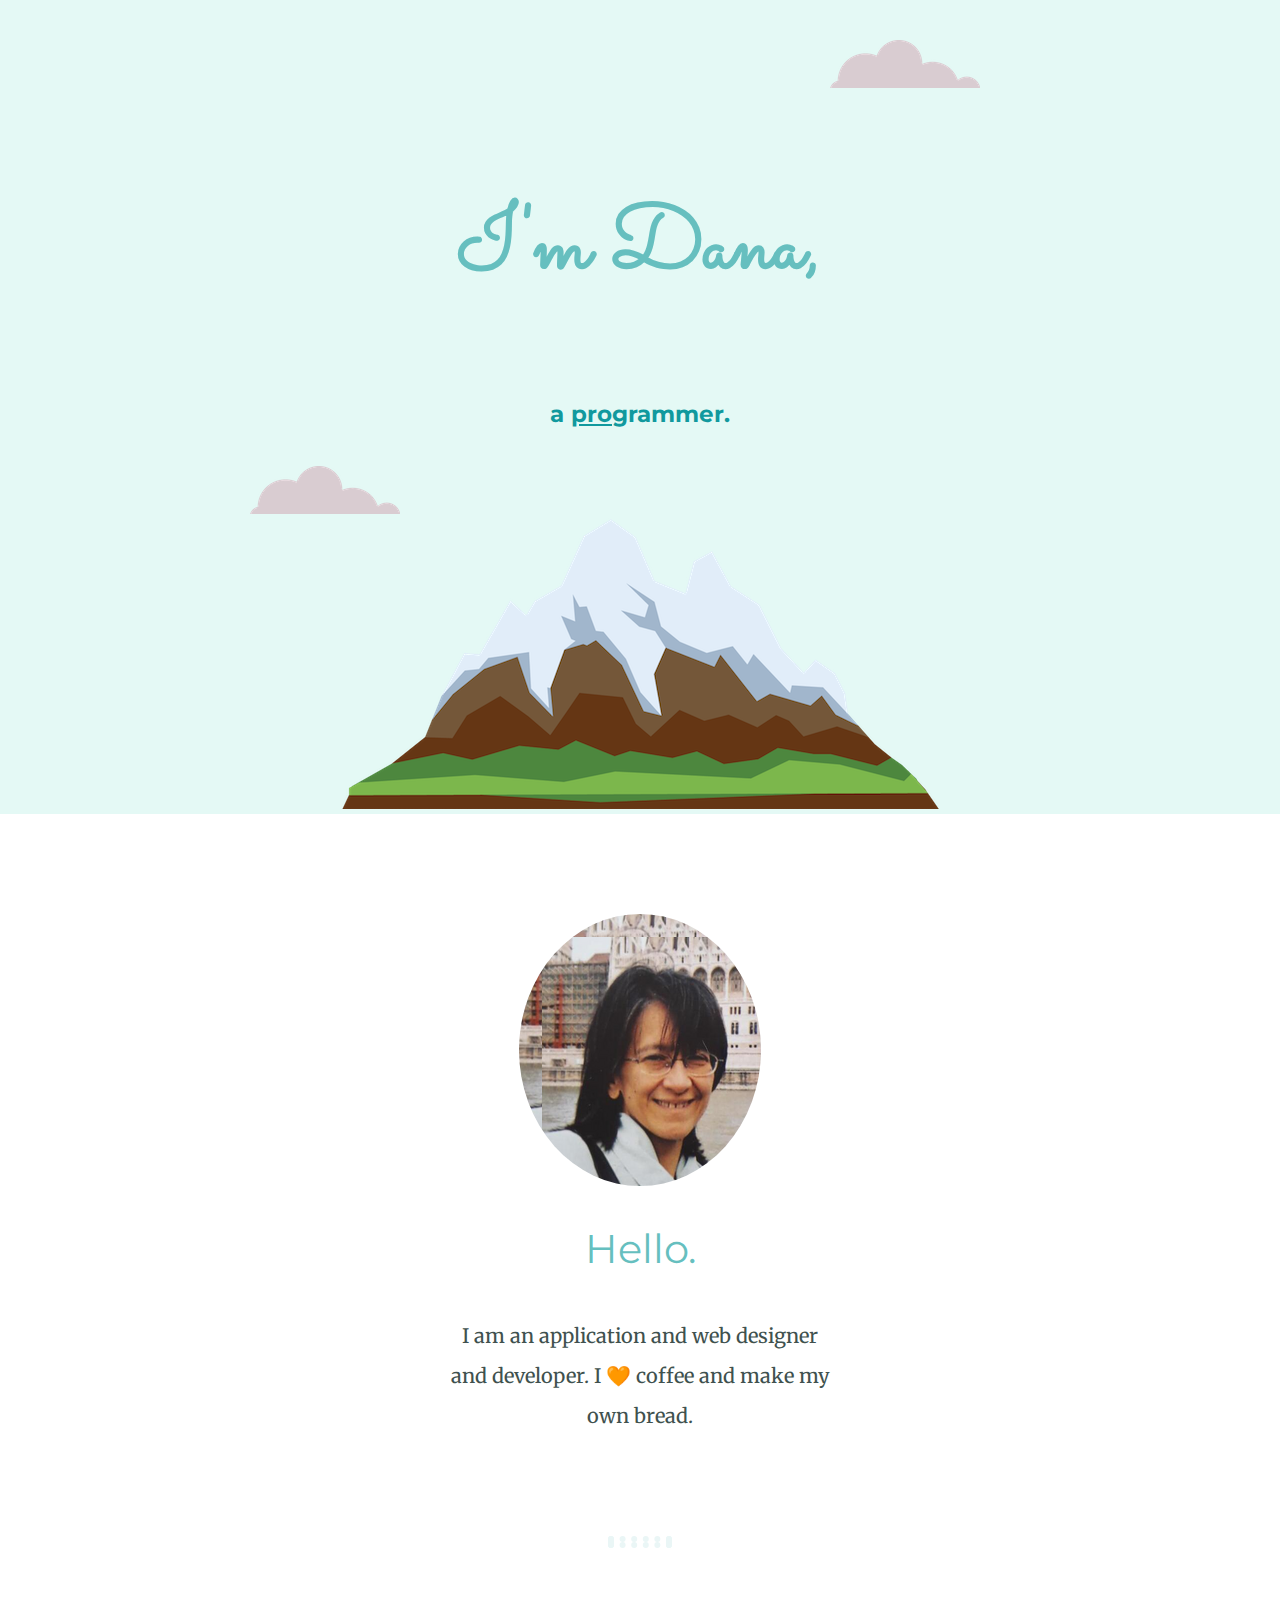
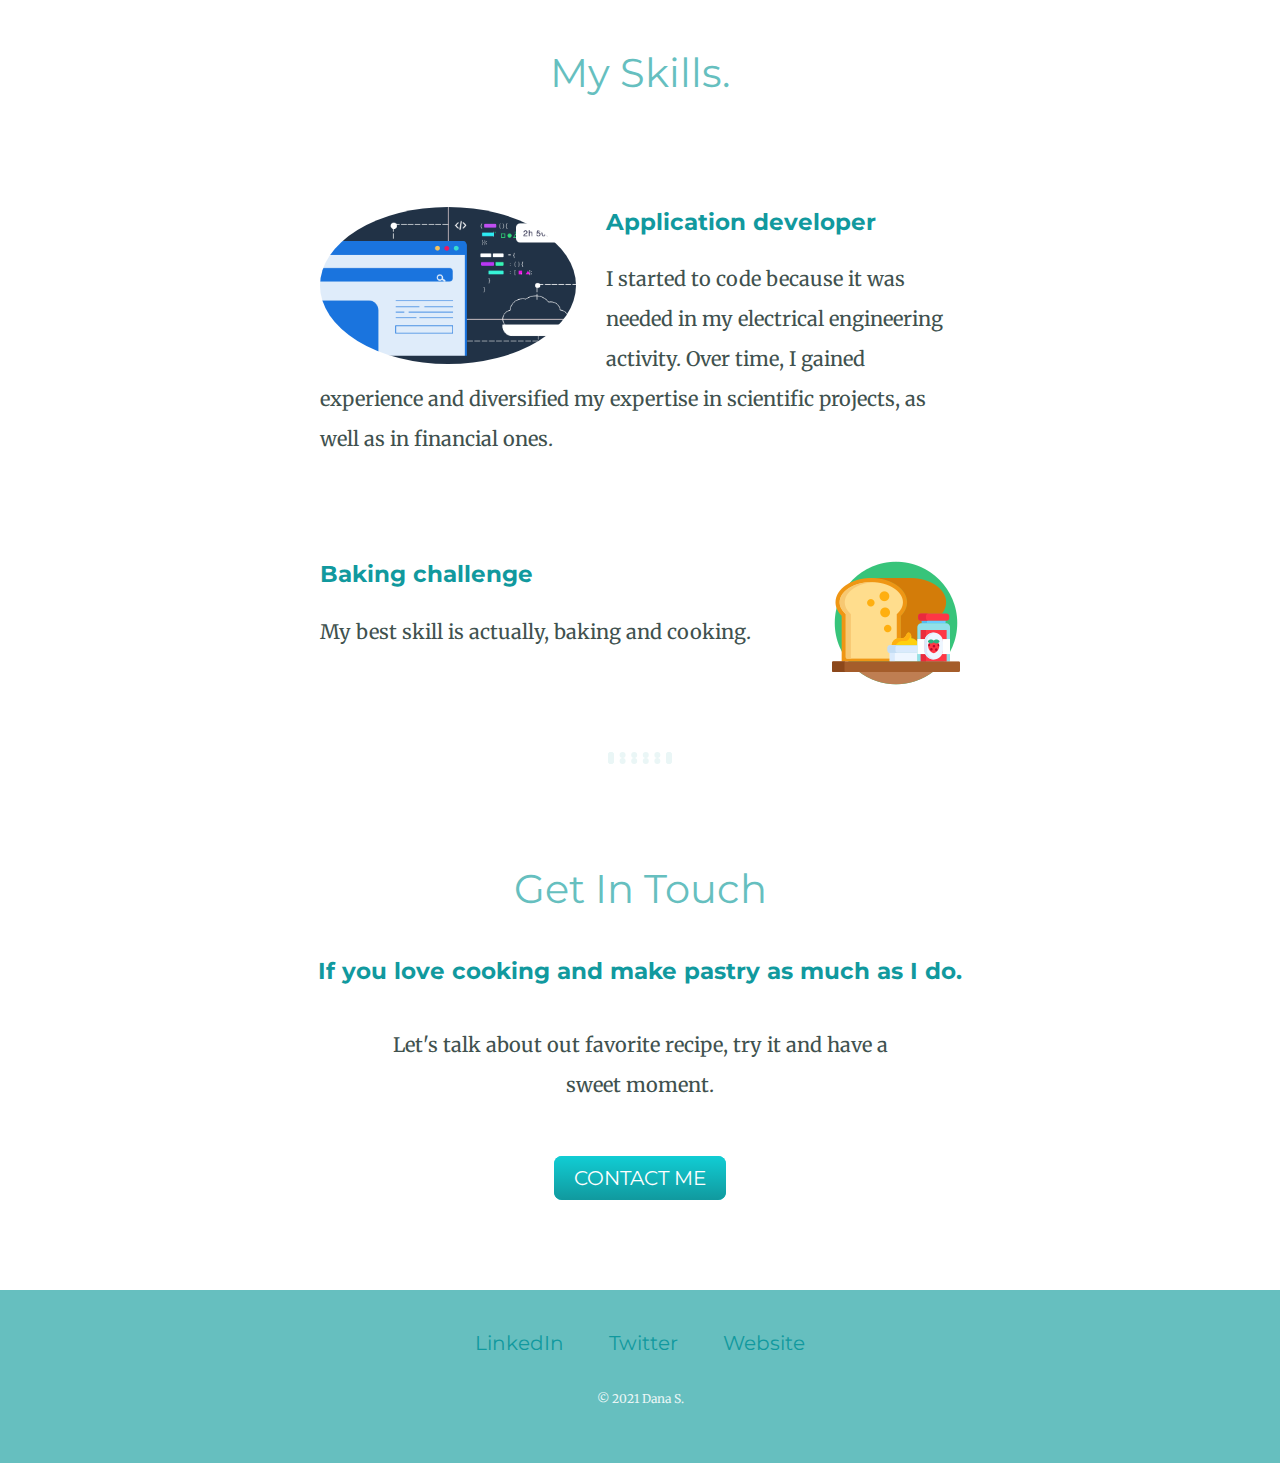
<file: index.html>
<!DOCTYPE html>
<html lang="en">
<head>
    <meta charset="UTF-8">
    <title>Dana S</title>
    <link rel="stylesheet" href="css/styles.css">
    <link rel="icon" href="favicon.ico?v=2">
    <link rel="preconnect" href="https://fonts.googleapis.com">
    <link rel="preconnect" href="https://fonts.gstatic.com" crossorigin>
    <link href="https://fonts.googleapis.com/css2?family=Merriweather&family=Montserrat&family=Sacramento&display=swap" rel="stylesheet">
</head>
<body>
    <div class="top-container">
        <img class="top-cloud" src="images/cloud.png" alt="cloud-img">
        <h1>I'm Dana,</h1>
        <h3>a <span class="pro">pro</span>grammer.</h3>
        <img class="bottom-cloud" src="images/cloud.png" alt="cloud-img">
        <img src="images/mountain.png" alt="mountain-img">
    </div>
    <div class="middle-container">
        <div class="profile">
            <img class="round" src="images/rsz_me.png" alt="profile-img">
            <h2>Hello.</h2>
            <p class="intro" >I am an application and web designer and developer. I 🧡 coffee and make my own bread.</p>
        </div>
        <hr>
        <div class="skills">
            <h2>My Skills.</h2>
             <div class="skill-row">
                <img class="skill-img" src="images/design.png" alt="design skills">
                <h3>Application developer</h3>
                <p class="skill-description">I started to code because it was needed in my electrical engineering activity. Over time,
                    I gained experience and diversified my expertise in scientific projects, as well as in
                    financial ones.</p>
            </div>
           <div class="skill-row">
                <img class="bake-img" src="images/breakfast.png" alt="baking">
                <h3>Baking challenge</h3>
                <p class="bake-description">My best skill is actually, baking and cooking. </p>
            </div>

        </div>
        <hr>
        <div class="contact-me">
            <h2>Get In Touch</h2>
            <h3>If you love cooking and make pastry as much as I do.</h3>
            <p class="contact-message">Let's talk about out favorite recipe, try it and have a sweet moment.</p>
            <a class="btn" href="mailto:dana.pytest@gmail.com">CONTACT ME</a>
            <!--<input type="button" class="btn" value="CONTACT ME"/> -->
        </div>
    </div>


    <div class="bottom-container">
        <a class="footer-link" href="https://www.linkedin.com/">LinkedIn</a>
        <a class="footer-link" href="https://twitter.com/">Twitter</a>
        <a class="footer-link" href="https://www.appbrewery.co/">Website</a>
        <p class="copyright">© 2021 Dana S.</p>
    </div>



</body>
</html>
</file>
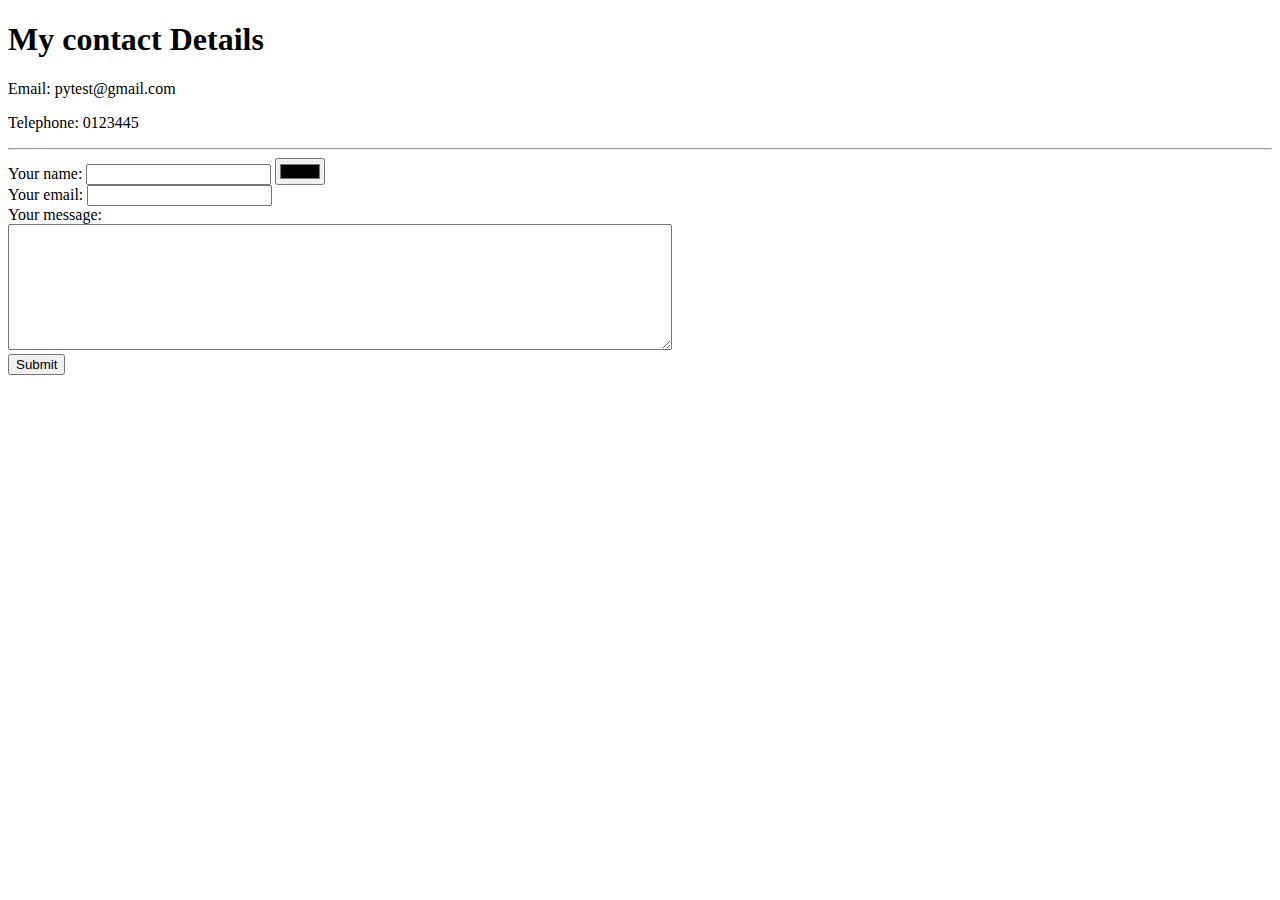
<file: contact_info.html>
<!DOCTYPE html>
<html lang="en">
<head>
    <meta charset="UTF-8">
    <title>Contact Info</title>
</head>
<body>
    <h1>My contact Details</h1>
    <p>Email: pytest@gmail.com</p>
    <p>Telephone: 0123445</p>
    <hr>
    <form class="" action="mailto:dana.pytest@gmail.com?Subject=Questions" method="post" enctype="text/plain">
        <label>Your name:</label>
        <input type="text" name="yourName" value="">
        <input type="color" name="color" value=""><br>
        <label>Your email:</label>
        <input type="email" name="yourEmail" value=""><br>
        <label>Your message:</label><br>
        <textarea name="yourMessage" rows="8" cols="80"></textarea><br>
        <input type="submit" name="" value="Submit">

    </form>

</body>
</html>
</file>
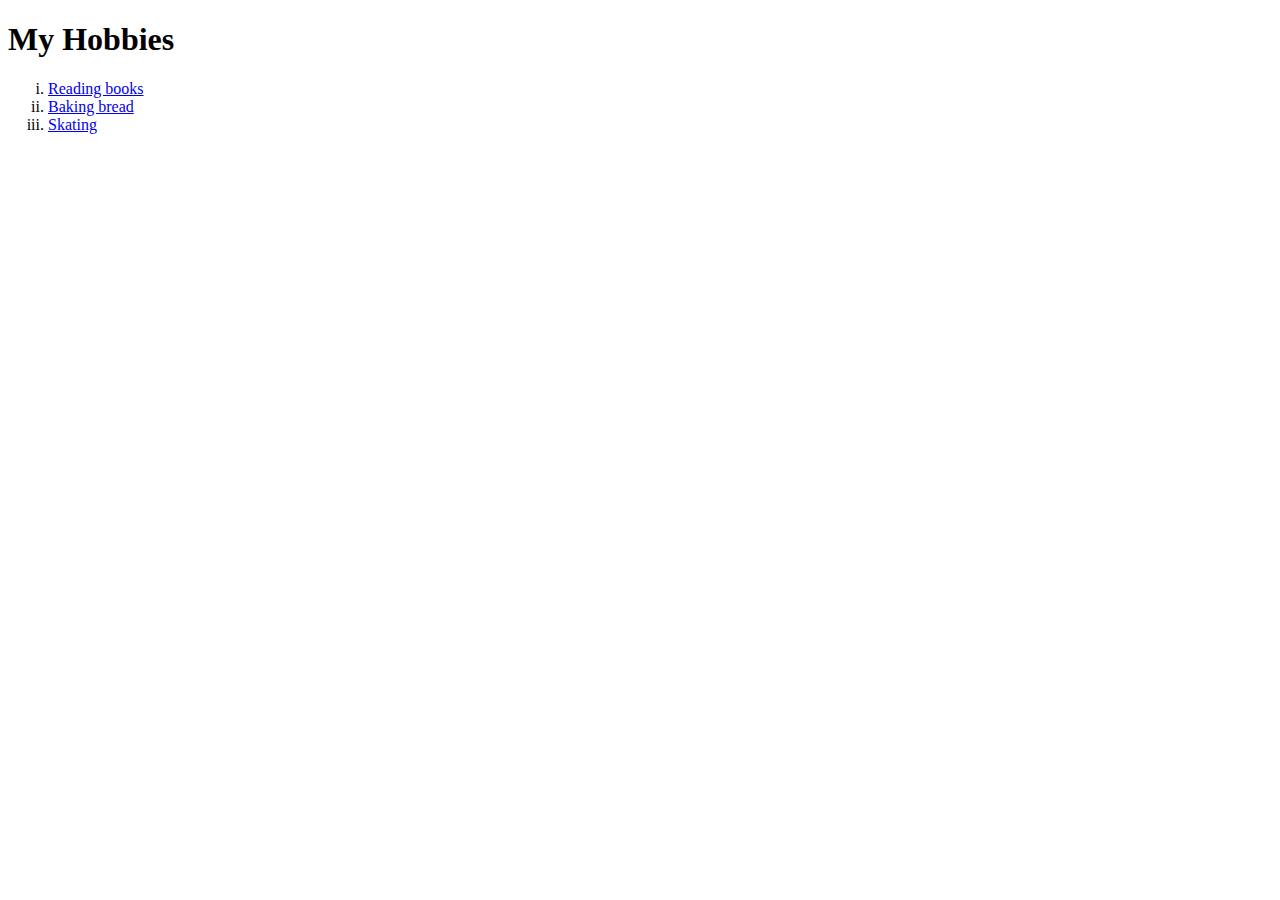
<file: hobbies.html>
<!DOCTYPE html>
<html lang="en">
<head>
    <meta charset="UTF-8">
    <title>My Hobbies</title>
</head>
<body>
    <h1>My Hobbies</h1>
    <ol type="i">
        <li><a href="https://thumbs.dreamstime.com/z/girl-reading-book-home-young-beautiful-woman-checkered-shirt-concentrated-background-shelves-books-91651561.jpg">Reading books</a></li>
        <li><a href="https://www.tasteofhome.com/recipes/gluten-free-banana-bread/">Baking bread</a></li>
        <li><a href="https://i0.wp.com/ytimg.googleusercontent.com/vi/4HpVUqqi1v8/maxresdefault.jpg?resize=650,400">Skating</a></li>
    </ol>
</body>
</html>
</file>
<file: css/styles.css>
body {
    color: #40514E;
    margin: 0;
    font-family: Helvetica Neue, Helvetica, Arial, sans-serif;
    font-family: 'Merriweather', serif;
    font-size: 20px;
    text-align: center;
}
h1 {
    color: #66BFBF;
    font-size: 5.6rem; /* rem = em ignoring previous font-size established in body tag (CSS3).
    em, % are relative to 16 px. */
    font-family: 'Sacramento', cursive;
    line-height: 2;
    margin: 50px auto o auto;


}
h2 {
    color: #66BFBF;
    font-family: "Montserrat", sans-serif;
    font-size: 2.5rem;
    font-weight: normal;
    padding-bottom: 10px;
}
h3 {
    color: #11999E;
    font-family: 'Montserrat', sans-serif;

}
hr {
    border: dotted #EAF6F6 6px;
    bottom-border: none;
    width: 4%;
    margin: 100px auto;
}

a {
    color: #11999E;
    font-family: "Montserrat", sans-serif;
    margin: 10px 20px;
    text-decoration: none;
}
a:hover {
    color: #EAF6F6;
}
p {
    line-height: 2;
}

.top-container {
    background-color: #E4F9F5;
    position: relative;
    padding-top: 100px;
}
.middle-container {
    margin: 100px 0;

}
.bottom-container {
    background-color: #66BFBF;
    padding: 40px 0 20px;
}
.pro {
    text-decoration: underline;
}

.intro {
    width: 30%;
    margin: auto;
}
.contact-message {
    width: 40%;
    margin: 40px auto 60px;
}
.copyright {
    color: #EAF6F6;
    font-size: 0.75rem;
    padding: 20px 0;
}
.top-cloud {
    position: absolute;
    right: 300px;
    top: 40px;
}

.bottom-cloud {
    position: absolute;
    left: 250px;
    bottom: 300px;

}
.round {
    border-radius: 50%
}

.skill-row {
    margin: 100px auto;
    text-align: left;
    width: 50%;
}

.skill-img {
    border-radius: 100%;
    width: 40%;
    margin-right: 30px;
    float: left;

}

.bake-img {
    float: right;
    margin-left: 30px;

}
/*
.skill-description {
    clear: left;

}
.bake-description {
    clear: right;

}*/
.btn {
  background: #11cdd4;
  background-image: -webkit-linear-gradient(top, #11cdd4, #11999e);
  background-image: -moz-linear-gradient(top, #11cdd4, #11999e);
  background-image: -ms-linear-gradient(top, #11cdd4, #11999e);
  background-image: -o-linear-gradient(top, #11cdd4, #11999e);
  background-image: linear-gradient(to bottom, #11cdd4, #11999e);
  -webkit-border-radius: 8;
  -moz-border-radius: 8;
  border-radius: 8px;
  font-family: "Montserrat", sans-serif;
  color: #ffffff;
  font-size: 20px;
  padding: 10px 20px 10px 20px;
  text-decoration: none;
}

.btn:hover {
  background: #30e3cb;
  background-image: -webkit-linear-gradient(top, #30e3cb, #2bc4ad);
  background-image: -moz-linear-gradient(top, #30e3cb, #2bc4ad);
  background-image: -ms-linear-gradient(top, #30e3cb, #2bc4ad);
  background-image: -o-linear-gradient(top, #30e3cb, #2bc4ad);
  background-image: linear-gradient(to bottom, #30e3cb, #2bc4ad);
  text-decoration: none;
}
</file>
